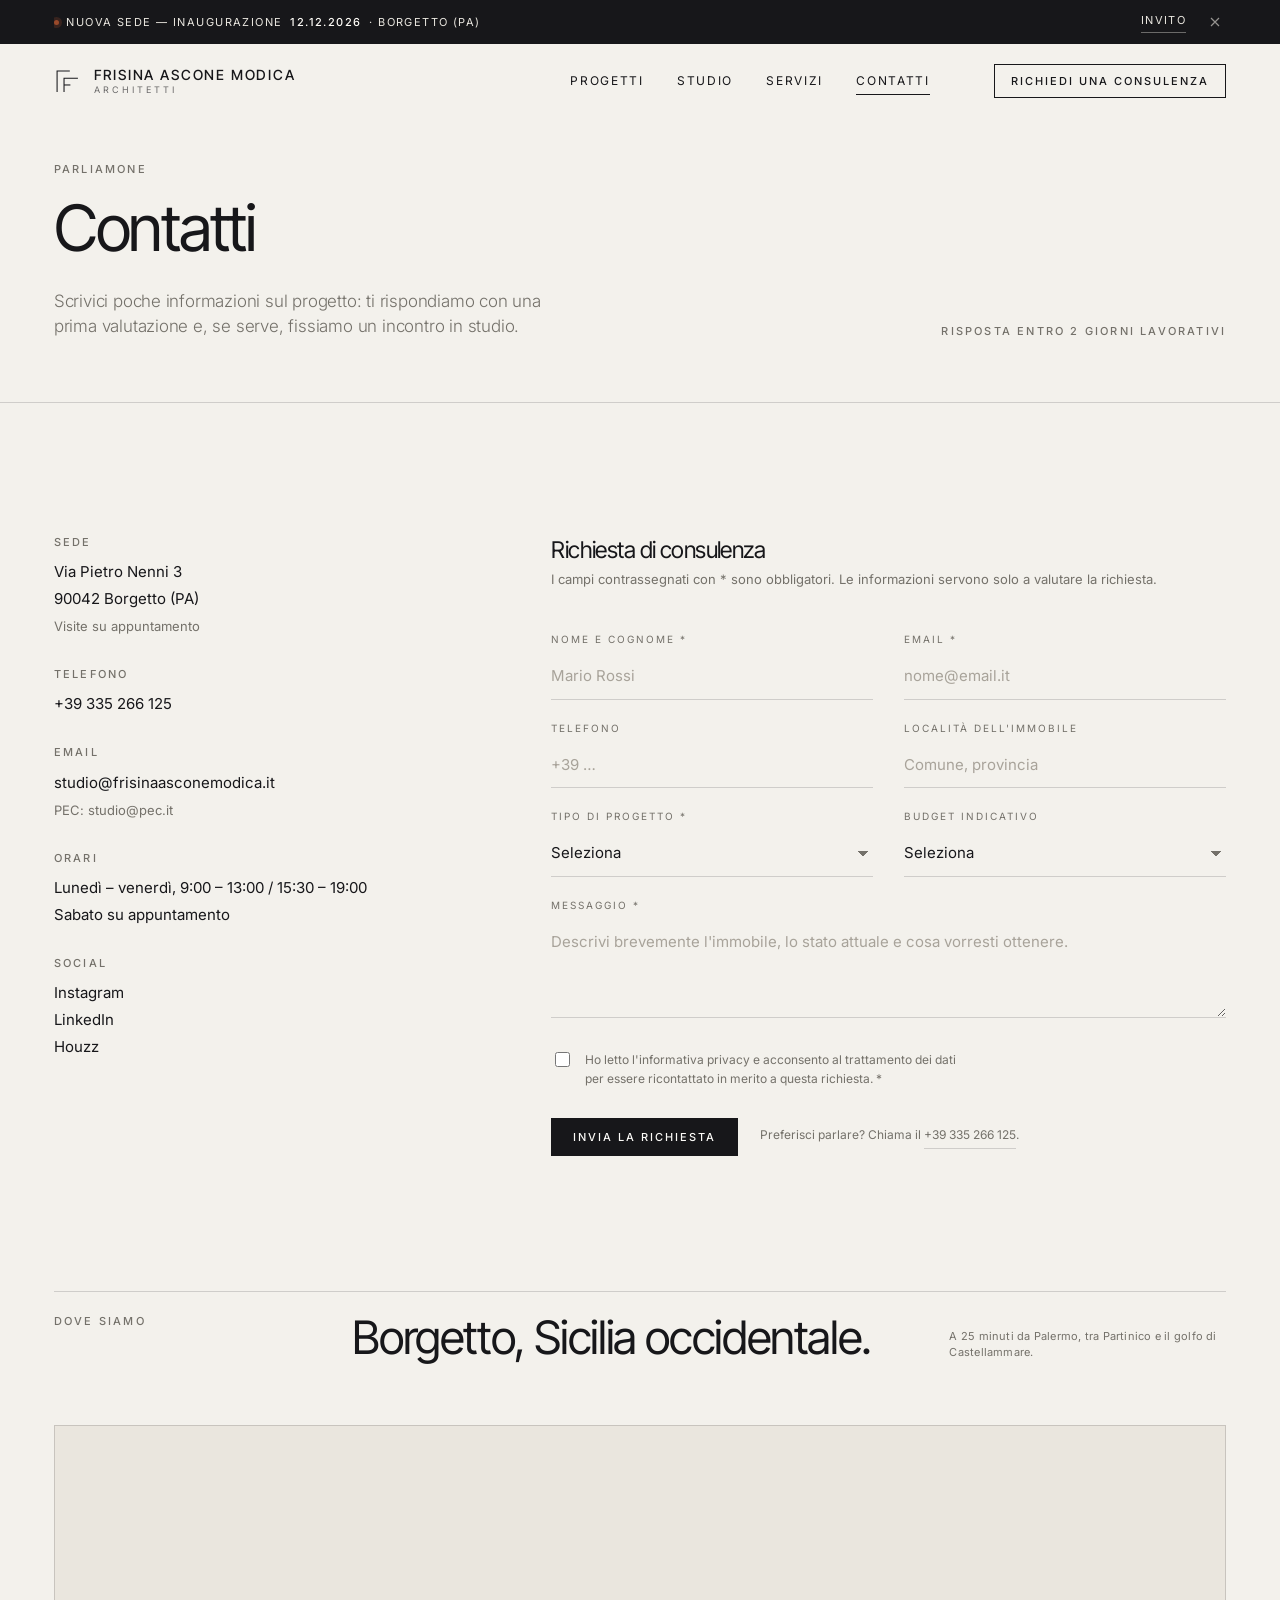
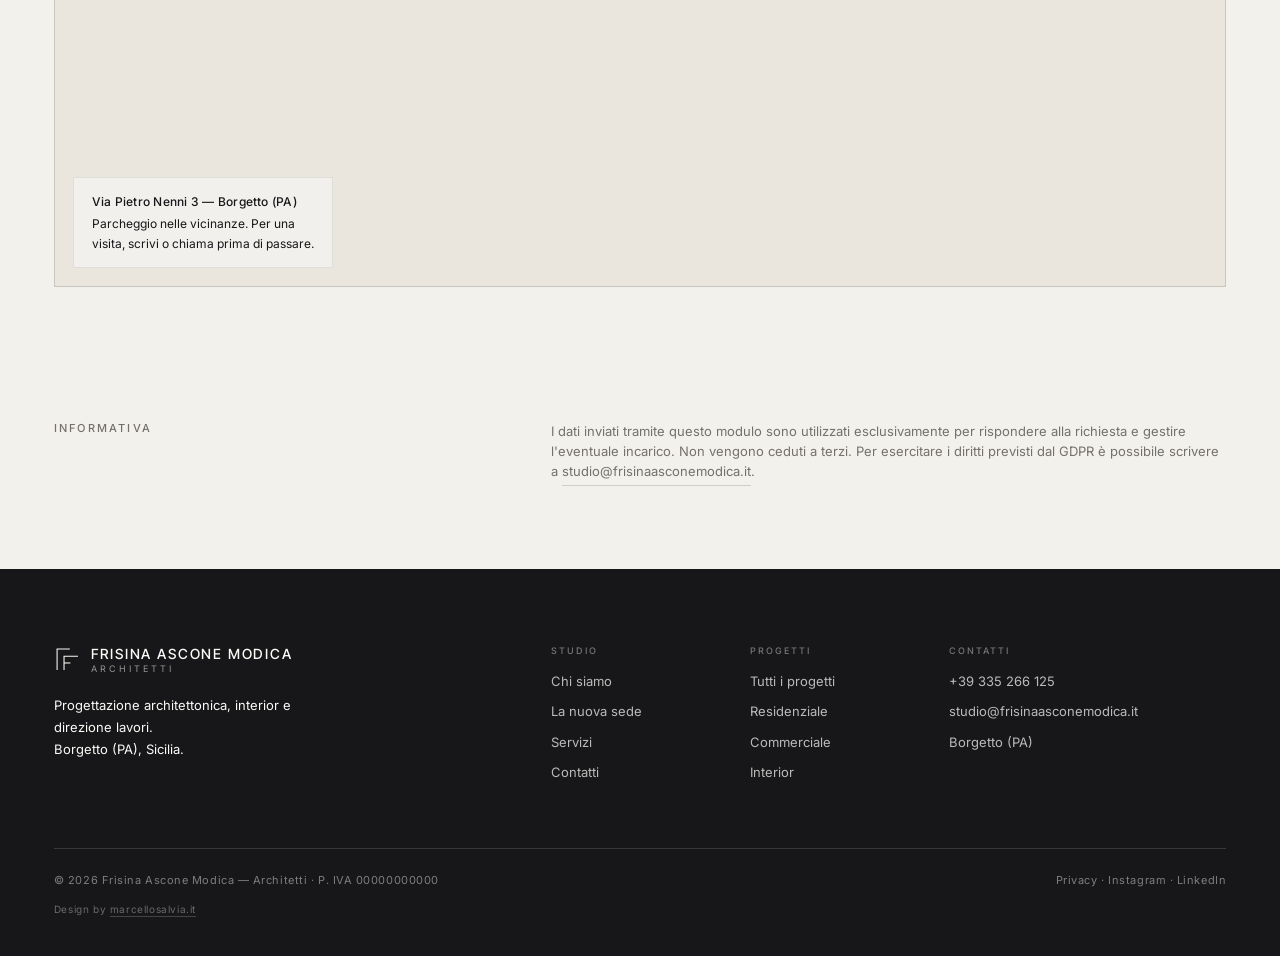
<file: contatti.html>
<!DOCTYPE html>
<html lang="it">
<head>
<meta charset="utf-8">
<meta name="viewport" content="width=device-width, initial-scale=1">
<title>Contatti — Frisina Ascone Modica, Architetti</title>
<meta name="description" content="Contatta lo studio: telefono, email e modulo per richieste di consulenza. Nuova sede a Borgetto (PA), in inaugurazione il 12 dicembre 2026.">
<meta name="theme-color" content="#F3F1EC">
<link rel="canonical" href="https://www.frisinaasconemodica.it/contatti.html">
<meta property="og:type" content="website">
<meta property="og:title" content="Contatti — Frisina Ascone Modica">
<meta property="og:description" content="Scrivici per un primo incontro: valutiamo fattibilità, tempi e budget del tuo progetto.">
<meta property="og:image" content="https://images.unsplash.com/photo-1497366216548-37526070297c?w=1200&q=70&auto=format&fit=crop">

<link rel="icon" href="assets/img/favicon.svg" type="image/svg+xml">
<link rel="preconnect" href="https://fonts.googleapis.com">
<link rel="preconnect" href="https://fonts.gstatic.com" crossorigin>
<link href="https://fonts.googleapis.com/css2?family=Inter+Tight:wght@300;400;500&amp;family=Inter:wght@300;400;500&amp;display=swap" rel="stylesheet">
<link rel="stylesheet" href="assets/css/style.css">
</head>
<body>

<a class="skip" href="#main">Vai al contenuto</a>

<div class="site-top">
  <div class="launch" id="launch">
    <div class="launch__in">
      <p class="launch__txt">
        <span class="launch__dot" aria-hidden="true"></span>
        Nuova sede — inaugurazione <strong>12.12.2026</strong> · Borgetto (PA)
      </p>
      <div class="launch__act">
        <a href="contatti.html#modulo">Invito</a>
        <button class="launch__close" type="button" aria-label="Chiudi l'avviso">
          <svg width="10" height="10" viewBox="0 0 10 10" fill="none" stroke="currentColor" stroke-width="1.2" aria-hidden="true"><path d="M1 1l8 8M9 1l-8 8"/></svg>
        </button>
      </div>
    </div>
  </div>

  <header class="nav" id="nav">
    <a class="brand" href="index.html" aria-label="Frisina Ascone Modica, architetti — home">
      <span class="brand__mark" aria-hidden="true">
        <svg viewBox="0 0 28 28" fill="none" stroke="currentColor" stroke-width="1.1">
          <path d="M3.2 24.8V3.2h13.2"/><path d="M10.4 24.8V10.6h14.4"/><path d="M10.4 17.6h6.6"/>
        </svg>
      </span>
      <span class="brand__text">Frisina Ascone Modica<span class="brand__sub">Architetti</span></span>
    </a>
    <nav class="nav__links" aria-label="Navigazione principale">
      <a href="progetti.html">Progetti</a>
      <a href="studio.html">Studio</a>
      <a href="servizi.html">Servizi</a>
      <a href="contatti.html" aria-current="page">Contatti</a>
    </nav>
    <div class="nav__cta"><a class="btn btn--ghost" href="#modulo">Richiedi una consulenza</a></div>
    <button class="nav__toggle" type="button" aria-expanded="false" aria-controls="menu" aria-label="Apri il menu">Menu <i aria-hidden="true"></i></button>
  </header>
</div>

<div class="menu" id="menu" role="dialog" aria-modal="true" aria-label="Menu di navigazione">
  <nav>
    <ul class="menu__list">
      <li><a href="progetti.html"><span>01</span> Progetti</a></li>
      <li><a href="studio.html"><span>02</span> Studio</a></li>
      <li><a href="servizi.html"><span>03</span> Servizi</a></li>
      <li><a href="contatti.html"><span>04</span> Contatti</a></li>
    </ul>
  </nav>
  <div class="menu__foot">
    <a href="mailto:studio@frisinaasconemodica.it">studio@frisinaasconemodica.it</a>
    <a href="tel:+39335266125">+39 335 266 125</a>
    <span>Borgetto (PA) · Sicilia</span>
  </div>
</div>

<main id="main">

  <section class="page-head page-head--plain">
    <div class="wrap page-head__in">
      <p class="eyebrow" data-reveal>Parliamone</p>
      <h1 class="h1" style="margin-top:18px" data-reveal>Contatti</h1>
      <div class="page-head__row" style="margin-top:28px">
        <p class="lead muted" style="max-width:50ch" data-reveal>
          Scrivici poche informazioni sul progetto: ti rispondiamo con una prima valutazione
          e, se serve, fissiamo un incontro in studio.
        </p>
        <p class="eyebrow" data-reveal>Risposta entro 2 giorni lavorativi</p>
      </div>
    </div>
  </section>

  <section class="section" id="modulo">
    <div class="wrap">
      <div class="contact-grid">

        <aside class="contact-info" data-reveal>
          <div class="info-block">
            <h3>Sede</h3>
            <address>
              Via Pietro Nenni 3<br>
              90042 Borgetto (PA)<br>
              <span class="small muted">Visite su appuntamento</span>
            </address>
          </div>

          <div class="info-block">
            <h3>Telefono</h3>
            <p>
              <a href="tel:+39335266125">+39 335 266 125</a><br>
            </p>
          </div>

          <div class="info-block">
            <h3>Email</h3>
            <p>
              <a href="mailto:studio@frisinaasconemodica.it">studio@frisinaasconemodica.it</a><br>
              <span class="small muted">PEC: <a href="mailto:studio@pec.it">studio@pec.it</a></span>
            </p>
          </div>

          <div class="info-block">
            <h3>Orari</h3>
            <p class="small">
              Lunedì – venerdì, 9:00 – 13:00 / 15:30 – 19:00<br>
              Sabato su appuntamento
            </p>
          </div>

          <div class="info-block">
            <h3>Social</h3>
            <p class="small">
              <a href="https://www.instagram.com/" target="_blank" rel="noopener">Instagram</a><br>
              <a href="https://www.linkedin.com/" target="_blank" rel="noopener">LinkedIn</a><br>
              <a href="https://www.houzz.it/" target="_blank" rel="noopener">Houzz</a>
            </p>
          </div>
        </aside>

        <div class="contact-form" data-reveal>
          <h2 class="h3" style="margin-bottom:6px">Richiesta di consulenza</h2>
          <p class="small muted" style="margin-bottom:22px">
            I campi contrassegnati con * sono obbligatori. Le informazioni servono solo a
            valutare la richiesta.
          </p>

          <form data-inquiry data-mail="studio@frisinaasconemodica.it" novalidate>
            <div class="form-row">
              <label class="field">
                <span>Nome e cognome *</span>
                <input type="text" name="nome" autocomplete="name" required placeholder="Mario Rossi">
              </label>
              <label class="field">
                <span>Email *</span>
                <input type="email" name="email" autocomplete="email" required placeholder="nome@email.it">
              </label>
              <label class="field">
                <span>Telefono</span>
                <input type="tel" name="telefono" autocomplete="tel" placeholder="+39 …">
              </label>
              <label class="field">
                <span>Località dell'immobile</span>
                <input type="text" name="localita" placeholder="Comune, provincia">
              </label>
              <label class="field">
                <span>Tipo di progetto *</span>
                <select name="tipo" required>
                  <option value="">Seleziona</option>
                  <option value="Nuova costruzione">Nuova costruzione</option>
                  <option value="Ristrutturazione">Ristrutturazione</option>
                  <option value="Interior e arredi">Interior e arredi</option>
                  <option value="Spazio commerciale">Spazio commerciale</option>
                  <option value="Pratiche edilizie">Pratiche edilizie</option>
                  <option value="inaugurazione">Invito inaugurazione</option>
                </select>
              </label>
              <label class="field">
                <span>Budget indicativo</span>
                <select name="budget">
                  <option value="">Seleziona</option>
                  <option value="Fino a 50.000 €">Fino a 50.000 €</option>
                  <option value="50.000 – 150.000 €">50.000 – 150.000 €</option>
                  <option value="150.000 – 400.000 €">150.000 – 400.000 €</option>
                  <option value="Oltre 400.000 €">Oltre 400.000 €</option>
                  <option value="Da definire">Da definire</option>
                </select>
              </label>
              <label class="field field--full">
                <span>Messaggio *</span>
                <textarea name="messaggio" required placeholder="Descrivi brevemente l'immobile, lo stato attuale e cosa vorresti ottenere."></textarea>
              </label>
            </div>

            <label class="check">
              <input type="checkbox" name="privacy" required>
              <span>Ho letto l'informativa privacy e acconsento al trattamento dei dati per essere
              ricontattato in merito a questa richiesta. *</span>
            </label>

            <div class="form-actions">
              <button class="btn" type="submit">Invia la richiesta</button>
              <p class="form-note">Preferisci parlare? Chiama il <a class="link" href="tel:+39335266125">+39 335 266 125</a>.</p>
            </div>

            <p class="form-status" data-form-status role="status" aria-live="polite"></p>
          </form>
        </div>
      </div>
    </div>
  </section>

  <!-- Mappa -->
  <section class="section section--flush-top">
    <div class="wrap">
      <div class="sec-head">
        <div class="sec-head__label"><p class="eyebrow">Dove siamo</p></div>
        <h2 class="h2 sec-head__title">Borgetto, Sicilia occidentale.</h2>
        <div class="sec-head__aside"><p class="tiny muted">A 25 minuti da Palermo, tra Partinico e il golfo di Castellammare.</p></div>
      </div>

      <div class="map" data-reveal>
        <iframe
          title="Mappa di Borgetto (PA)"
          src="https://www.openstreetmap.org/export/embed.html?bbox=13.0516%2C38.0718%2C13.1316%2C38.1118&amp;layer=mapnik&amp;marker=38.0918%2C13.0916"
          loading="lazy"
          referrerpolicy="no-referrer-when-downgrade"></iframe>
        <div class="map__card">
          <strong>Via Pietro Nenni 3 — Borgetto (PA)</strong>
          Parcheggio nelle vicinanze. Per una visita, scrivi o chiama prima di passare.
        </div>
      </div>
    </div>
  </section>

  <!-- Privacy -->
  <section class="section section--tight section--flush-top" id="privacy">
    <div class="wrap">
      <div class="split">
        <div class="split__c"><p class="eyebrow">Informativa</p></div>
        <div class="split__d">
          <p class="small muted">
            I dati inviati tramite questo modulo sono utilizzati esclusivamente per rispondere
            alla richiesta e gestire l'eventuale incarico. Non vengono ceduti a terzi.
            Per esercitare i diritti previsti dal GDPR è possibile scrivere a
            <a class="link" href="mailto:studio@frisinaasconemodica.it">studio@frisinaasconemodica.it</a>.
          </p>
        </div>
      </div>
    </div>
  </section>

</main>

<footer class="footer">
  <div class="wrap">
    <div class="footer__top">
      <div class="footer__brand">
        <a class="brand" href="index.html" aria-label="Frisina Ascone Modica, architetti — home">
          <span class="brand__mark" aria-hidden="true">
            <svg viewBox="0 0 28 28" fill="none" stroke="currentColor" stroke-width="1.1">
              <path d="M3.2 24.8V3.2h13.2"/><path d="M10.4 24.8V10.6h14.4"/><path d="M10.4 17.6h6.6"/>
            </svg>
          </span>
          <span class="brand__text">Frisina Ascone Modica<span class="brand__sub">Architetti</span></span>
        </a>
        <p>Progettazione architettonica, interior e direzione lavori.<br>Borgetto (PA), Sicilia.</p>
      </div>
      <div class="footer__col">
        <h4>Studio</h4>
        <ul>
          <li><a href="studio.html">Chi siamo</a></li>
          <li><a href="studio.html#sede">La nuova sede</a></li>
          <li><a href="servizi.html">Servizi</a></li>
          <li><a href="contatti.html">Contatti</a></li>
        </ul>
      </div>
      <div class="footer__col">
        <h4>Progetti</h4>
        <ul>
          <li><a href="progetti.html">Tutti i progetti</a></li>
          <li><a href="progetti.html">Residenziale</a></li>
          <li><a href="progetti.html">Commerciale</a></li>
          <li><a href="progetti.html">Interior</a></li>
        </ul>
      </div>
      <div class="footer__col">
        <h4>Contatti</h4>
        <ul>
          <li><a href="tel:+39335266125">+39 335 266 125</a></li>
          <li><a href="mailto:studio@frisinaasconemodica.it">studio@frisinaasconemodica.it</a></li>
          <li><a href="contatti.html">Borgetto (PA)</a></li>
        </ul>
      </div>
    </div>
    <div class="footer__bottom">
      <p>© <span data-year>2026</span> Frisina Ascone Modica — Architetti · P. IVA 00000000000</p>
      <p><a href="contatti.html#privacy">Privacy</a> · <a href="https://www.instagram.com/" target="_blank" rel="noopener">Instagram</a> · <a href="https://www.linkedin.com/" target="_blank" rel="noopener">LinkedIn</a></p>
      <p class="footer__credit">Design by <a href="https://marcellosalvia.it" target="_blank" rel="noopener">marcellosalvia.it</a></p>
    </div>
  </div>
</footer>

<script src="assets/js/main.js" defer></script>
</body>
</html>
</file>
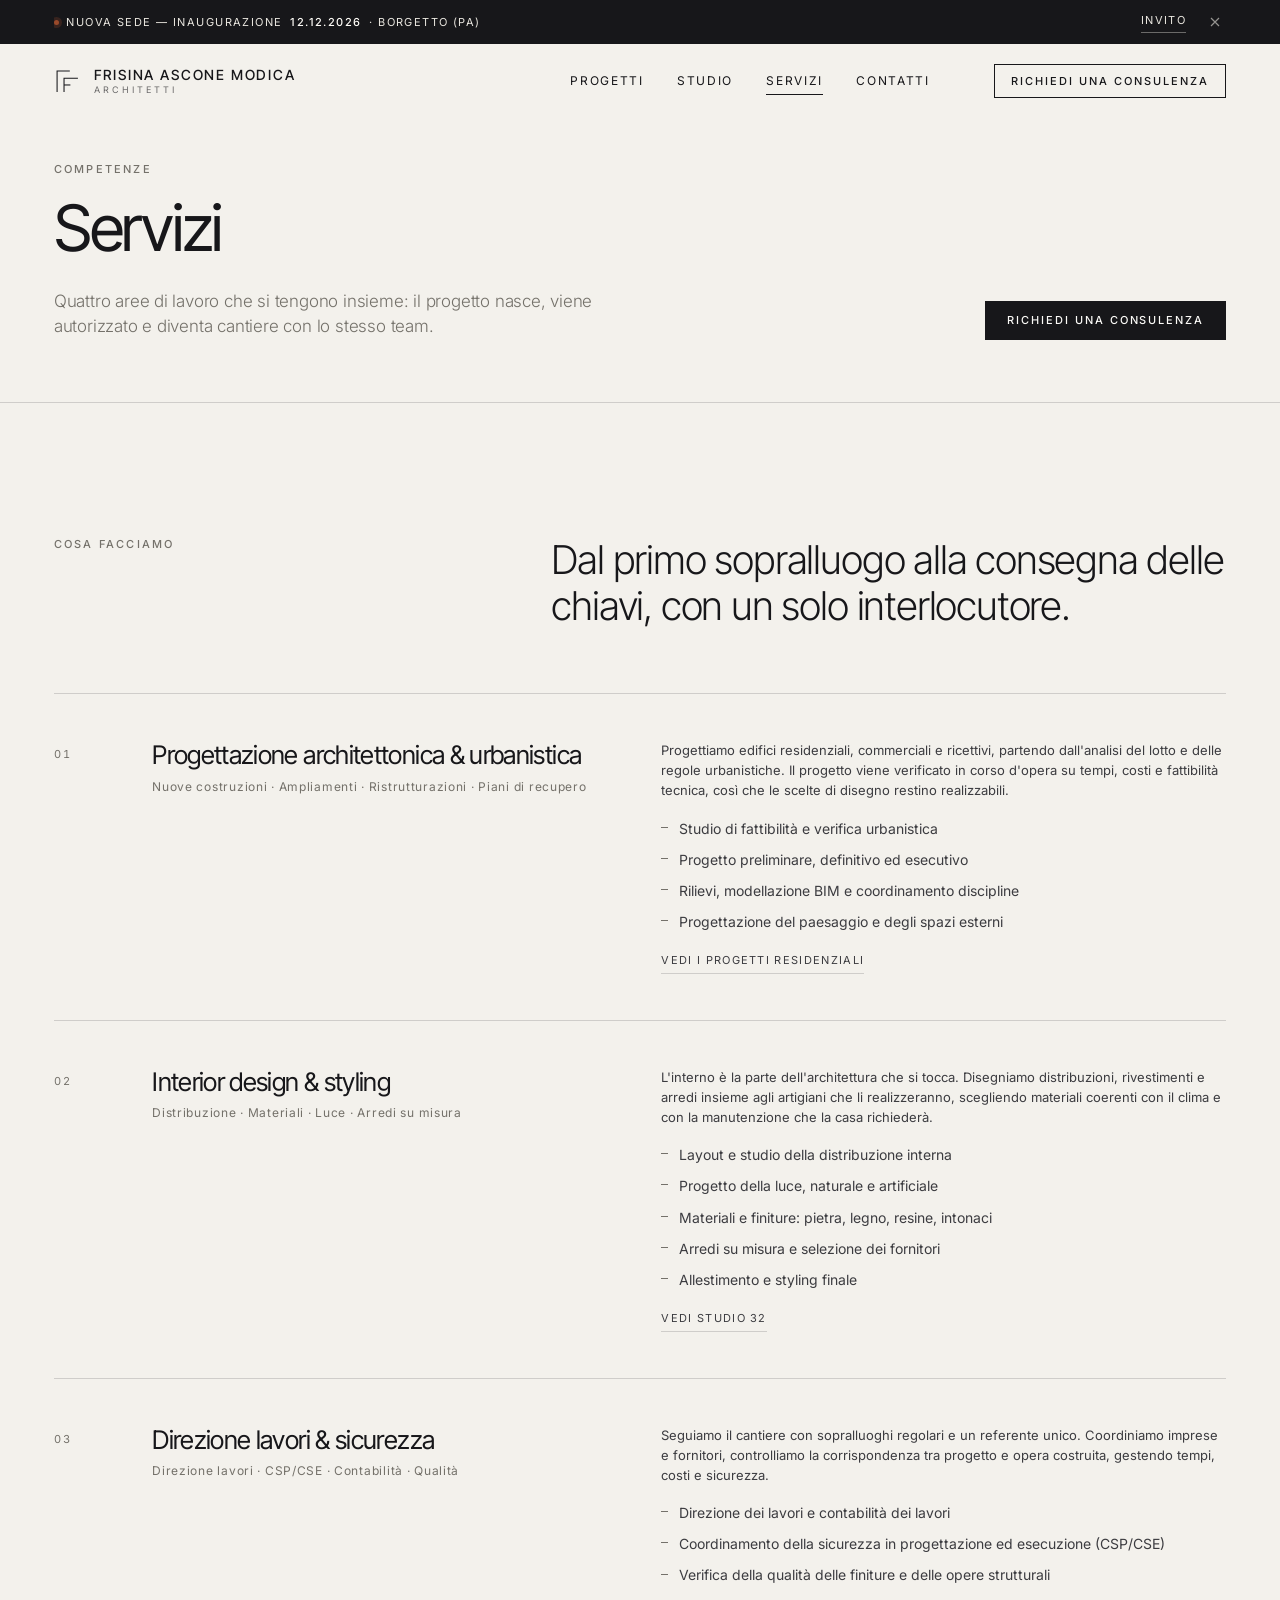
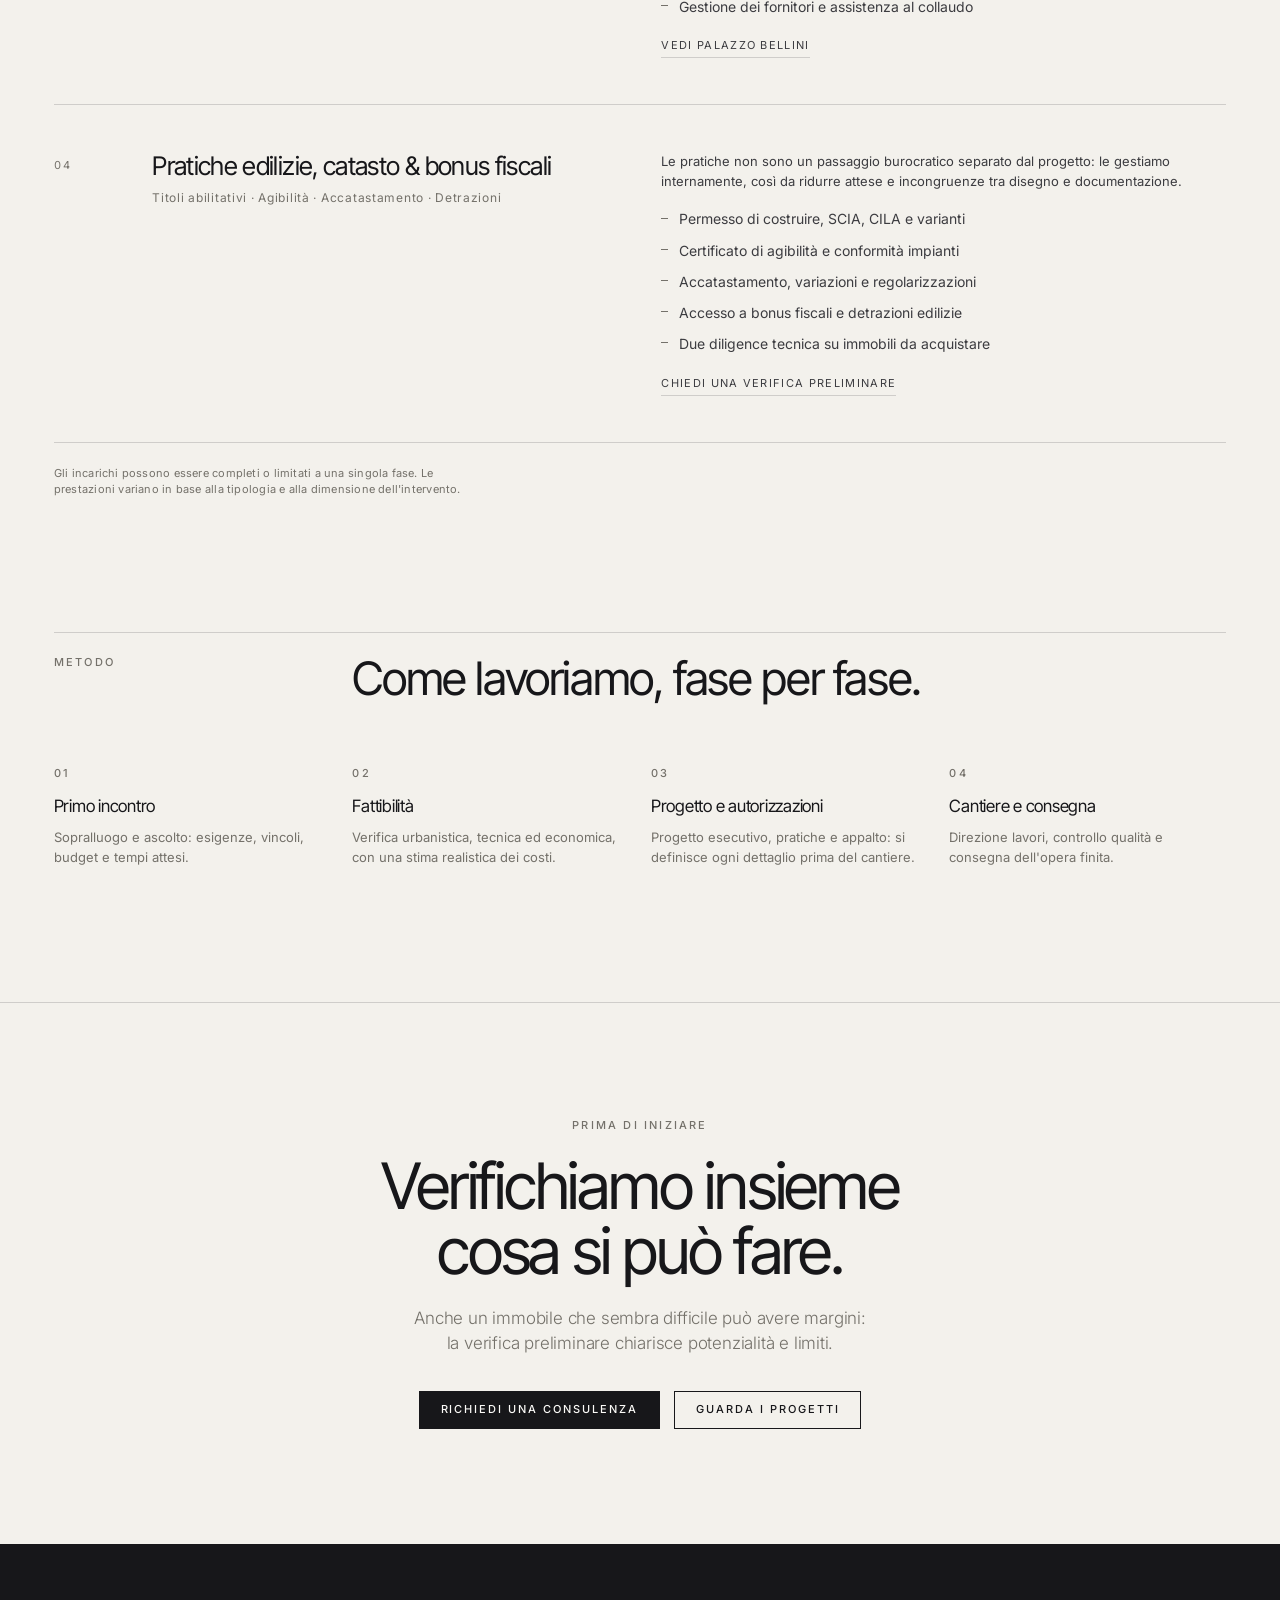
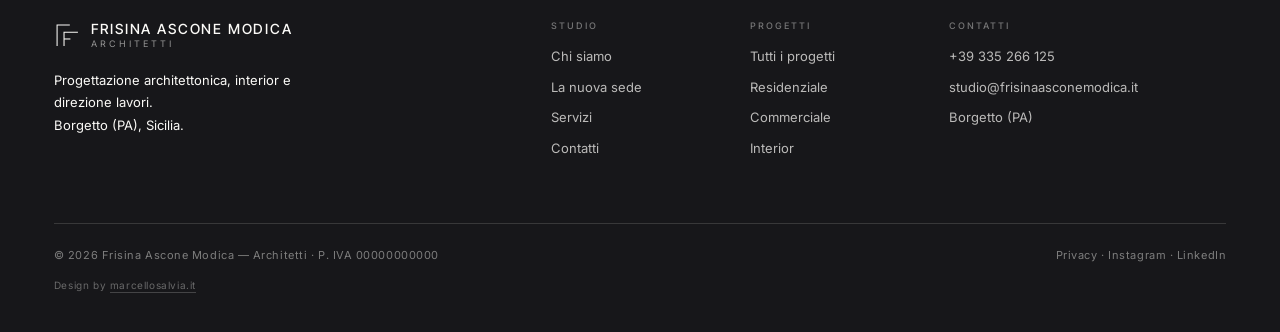
<file: servizi.html>
<!DOCTYPE html>
<html lang="it">
<head>
<meta charset="utf-8">
<meta name="viewport" content="width=device-width, initial-scale=1">
<title>Servizi — Frisina Ascone Modica, Architetti</title>
<meta name="description" content="Progettazione architettonica e urbanistica, interior design, direzione lavori e sicurezza CSP/CSE, pratiche edilizie, catasto e bonus fiscali a Borgetto (PA).">
<meta name="theme-color" content="#F3F1EC">
<link rel="canonical" href="https://www.frisinaasconemodica.it/servizi.html">
<meta property="og:type" content="website">
<meta property="og:title" content="Servizi — Frisina Ascone Modica">
<meta property="og:description" content="Quattro competenze, un unico referente: progetto, interni, cantiere e pratiche.">
<meta property="og:image" content="https://images.unsplash.com/photo-1487958449943-2429e8be8625?w=1200&q=70&auto=format&fit=crop">

<link rel="icon" href="assets/img/favicon.svg" type="image/svg+xml">
<link rel="preconnect" href="https://fonts.googleapis.com">
<link rel="preconnect" href="https://fonts.gstatic.com" crossorigin>
<link rel="preconnect" href="https://images.unsplash.com">
<link href="https://fonts.googleapis.com/css2?family=Inter+Tight:wght@300;400;500&amp;family=Inter:wght@300;400;500&amp;display=swap" rel="stylesheet">
<link rel="stylesheet" href="assets/css/style.css">
</head>
<body>

<a class="skip" href="#main">Vai al contenuto</a>

<div class="site-top">
  <div class="launch" id="launch">
    <div class="launch__in">
      <p class="launch__txt">
        <span class="launch__dot" aria-hidden="true"></span>
        Nuova sede — inaugurazione <strong>12.12.2026</strong> · Borgetto (PA)
      </p>
      <div class="launch__act">
        <a href="index.html#inaugurazione">Invito</a>
        <button class="launch__close" type="button" aria-label="Chiudi l'avviso">
          <svg width="10" height="10" viewBox="0 0 10 10" fill="none" stroke="currentColor" stroke-width="1.2" aria-hidden="true"><path d="M1 1l8 8M9 1l-8 8"/></svg>
        </button>
      </div>
    </div>
  </div>

  <header class="nav" id="nav">
    <a class="brand" href="index.html" aria-label="Frisina Ascone Modica, architetti — home">
      <span class="brand__mark" aria-hidden="true">
        <svg viewBox="0 0 28 28" fill="none" stroke="currentColor" stroke-width="1.1">
          <path d="M3.2 24.8V3.2h13.2"/><path d="M10.4 24.8V10.6h14.4"/><path d="M10.4 17.6h6.6"/>
        </svg>
      </span>
      <span class="brand__text">Frisina Ascone Modica<span class="brand__sub">Architetti</span></span>
    </a>
    <nav class="nav__links" aria-label="Navigazione principale">
      <a href="progetti.html">Progetti</a>
      <a href="studio.html">Studio</a>
      <a href="servizi.html" aria-current="page">Servizi</a>
      <a href="contatti.html">Contatti</a>
    </nav>
    <div class="nav__cta"><a class="btn btn--ghost" href="contatti.html">Richiedi una consulenza</a></div>
    <button class="nav__toggle" type="button" aria-expanded="false" aria-controls="menu" aria-label="Apri il menu">Menu <i aria-hidden="true"></i></button>
  </header>
</div>

<div class="menu" id="menu" role="dialog" aria-modal="true" aria-label="Menu di navigazione">
  <nav>
    <ul class="menu__list">
      <li><a href="progetti.html"><span>01</span> Progetti</a></li>
      <li><a href="studio.html"><span>02</span> Studio</a></li>
      <li><a href="servizi.html"><span>03</span> Servizi</a></li>
      <li><a href="contatti.html"><span>04</span> Contatti</a></li>
    </ul>
  </nav>
  <div class="menu__foot">
    <a href="mailto:studio@frisinaasconemodica.it">studio@frisinaasconemodica.it</a>
    <a href="tel:+39335266125">+39 335 266 125</a>
    <span>Borgetto (PA) · Sicilia</span>
  </div>
</div>

<main id="main">

  <section class="page-head page-head--plain">
    <div class="wrap page-head__in">
      <p class="eyebrow" data-reveal>Competenze</p>
      <h1 class="h1" style="margin-top:18px" data-reveal>Servizi</h1>
      <div class="page-head__row" style="margin-top:28px">
        <p class="lead muted" style="max-width:54ch" data-reveal>
          Quattro aree di lavoro che si tengono insieme: il progetto nasce, viene autorizzato
          e diventa cantiere con lo stesso team.
        </p>
        <a class="btn" href="contatti.html" data-reveal>Richiedi una consulenza</a>
      </div>
    </div>
  </section>

  <section class="section">
    <div class="wrap">
      <div class="split" style="margin-bottom:clamp(40px,5vw,72px)">
        <div class="split__c" data-reveal><p class="eyebrow">Cosa facciamo</p></div>
        <div class="split__d" data-reveal>
          <p class="statement" style="max-width:30ch">
            Dal primo sopralluogo alla consegna delle chiavi, con un solo interlocutore.
          </p>
        </div>
      </div>

      <div class="services">

        <article class="service" id="architettura">
          <span class="service__num">01</span>
          <div>
            <h2 class="service__title">Progettazione architettonica &amp; urbanistica
              <small>Nuove costruzioni · Ampliamenti · Ristrutturazioni · Piani di recupero</small>
            </h2>
          </div>
          <div class="service__body">
            <p class="small muted">
              Progettiamo edifici residenziali, commerciali e ricettivi, partendo dall'analisi del
              lotto e delle regole urbanistiche. Il progetto viene verificato in corso d'opera su
              tempi, costi e fattibilità tecnica, così che le scelte di disegno restino realizzabili.
            </p>
            <ul class="service__list">
              <li>Studio di fattibilità e verifica urbanistica</li>
              <li>Progetto preliminare, definitivo ed esecutivo</li>
              <li>Rilievi, modellazione BIM e coordinamento discipline</li>
              <li>Progettazione del paesaggio e degli spazi esterni</li>
            </ul>
            <p class="service__foot"><a class="link" href="progetti.html">Vedi i progetti residenziali</a></p>
          </div>
        </article>

        <article class="service" id="interior">
          <span class="service__num">02</span>
          <div>
            <h2 class="service__title">Interior design &amp; styling
              <small>Distribuzione · Materiali · Luce · Arredi su misura</small>
            </h2>
          </div>
          <div class="service__body">
            <p class="small muted">
              L'interno è la parte dell'architettura che si tocca. Disegniamo distribuzioni,
              rivestimenti e arredi insieme agli artigiani che li realizzeranno, scegliendo
              materiali coerenti con il clima e con la manutenzione che la casa richiederà.
            </p>
            <ul class="service__list">
              <li>Layout e studio della distribuzione interna</li>
              <li>Progetto della luce, naturale e artificiale</li>
              <li>Materiali e finiture: pietra, legno, resine, intonaci</li>
              <li>Arredi su misura e selezione dei fornitori</li>
              <li>Allestimento e styling finale</li>
            </ul>
            <p class="service__foot"><a class="link" href="progetti/studio-32.html">Vedi Studio 32</a></p>
          </div>
        </article>

        <article class="service" id="direzione">
          <span class="service__num">03</span>
          <div>
            <h2 class="service__title">Direzione lavori &amp; sicurezza
              <small>Direzione lavori · CSP/CSE · Contabilità · Qualità</small>
            </h2>
          </div>
          <div class="service__body">
            <p class="small muted">
              Seguiamo il cantiere con sopralluoghi regolari e un referente unico. Coordiniamo
              imprese e fornitori, controlliamo la corrispondenza tra progetto e opera costruita,
              gestendo tempi, costi e sicurezza.
            </p>
            <ul class="service__list">
              <li>Direzione dei lavori e contabilità dei lavori</li>
              <li>Coordinamento della sicurezza in progettazione ed esecuzione (CSP/CSE)</li>
              <li>Verifica della qualità delle finiture e delle opere strutturali</li>
              <li>Gestione dei fornitori e assistenza al collaudo</li>
            </ul>
            <p class="service__foot"><a class="link" href="progetti/palazzo-bellini.html">Vedi Palazzo Bellini</a></p>
          </div>
        </article>

        <article class="service" id="pratiche">
          <span class="service__num">04</span>
          <div>
            <h2 class="service__title">Pratiche edilizie, catasto &amp; bonus fiscali
              <small>Titoli abilitativi · Agibilità · Accatastamento · Detrazioni</small>
            </h2>
          </div>
          <div class="service__body">
            <p class="small muted">
              Le pratiche non sono un passaggio burocratico separato dal progetto: le gestiamo
              internamente, così da ridurre attese e incongruenze tra disegno e documentazione.
            </p>
            <ul class="service__list">
              <li>Permesso di costruire, SCIA, CILA e varianti</li>
              <li>Certificato di agibilità e conformità impianti</li>
              <li>Accatastamento, variazioni e regolarizzazioni</li>
              <li>Accesso a bonus fiscali e detrazioni edilizie</li>
              <li>Due diligence tecnica su immobili da acquistare</li>
            </ul>
            <p class="service__foot"><a class="link" href="contatti.html">Chiedi una verifica preliminare</a></p>
          </div>
        </article>

      </div>

      <p class="tiny muted" style="margin-top:22px;max-width:60ch">
        Gli incarichi possono essere completi o limitati a una singola fase. Le prestazioni
        variano in base alla tipologia e alla dimensione dell'intervento.
      </p>
    </div>
  </section>

  <!-- Processo -->
  <section class="section section--flush-top">
    <div class="wrap">
      <div class="sec-head">
        <div class="sec-head__label"><p class="eyebrow">Metodo</p></div>
        <h2 class="h2 sec-head__title">Come lavoriamo, fase per fase.</h2>
      </div>

      <div class="grid" style="row-gap:38px">
        <article style="grid-column:1 / span 3" data-reveal>
          <p class="eyebrow">01</p>
          <h3 class="h4" style="margin-top:14px">Primo incontro</h3>
          <p class="small muted" style="margin-top:10px">Sopralluogo e ascolto: esigenze, vincoli, budget e tempi attesi.</p>
        </article>
        <article style="grid-column:4 / span 3" data-reveal>
          <p class="eyebrow">02</p>
          <h3 class="h4" style="margin-top:14px">Fattibilità</h3>
          <p class="small muted" style="margin-top:10px">Verifica urbanistica, tecnica ed economica, con una stima realistica dei costi.</p>
        </article>
        <article style="grid-column:7 / span 3" data-reveal>
          <p class="eyebrow">03</p>
          <h3 class="h4" style="margin-top:14px">Progetto e autorizzazioni</h3>
          <p class="small muted" style="margin-top:10px">Progetto esecutivo, pratiche e appalto: si definisce ogni dettaglio prima del cantiere.</p>
        </article>
        <article style="grid-column:10 / span 3" data-reveal>
          <p class="eyebrow">04</p>
          <h3 class="h4" style="margin-top:14px">Cantiere e consegna</h3>
          <p class="small muted" style="margin-top:10px">Direzione lavori, controllo qualità e consegna dell'opera finita.</p>
        </article>
      </div>
    </div>
  </section>

  <section class="cta">
    <div class="wrap">
      <p class="eyebrow" data-reveal>Prima di iniziare</p>
      <h2 class="h1" data-reveal>Verifichiamo insieme cosa si può fare.</h2>
      <p class="lead muted" style="max-width:46ch;margin:22px auto 0" data-reveal>
        Anche un immobile che sembra difficile può avere margini: la verifica preliminare
        chiarisce potenzialità e limiti.
      </p>
      <div class="cta__actions" data-reveal>
        <a class="btn" href="contatti.html">Richiedi una consulenza</a>
        <a class="btn btn--ghost" href="progetti.html">Guarda i progetti</a>
      </div>
    </div>
  </section>

</main>

<footer class="footer">
  <div class="wrap">
    <div class="footer__top">
      <div class="footer__brand">
        <a class="brand" href="index.html" aria-label="Frisina Ascone Modica, architetti — home">
          <span class="brand__mark" aria-hidden="true">
            <svg viewBox="0 0 28 28" fill="none" stroke="currentColor" stroke-width="1.1">
              <path d="M3.2 24.8V3.2h13.2"/><path d="M10.4 24.8V10.6h14.4"/><path d="M10.4 17.6h6.6"/>
            </svg>
          </span>
          <span class="brand__text">Frisina Ascone Modica<span class="brand__sub">Architetti</span></span>
        </a>
        <p>Progettazione architettonica, interior e direzione lavori.<br>Borgetto (PA), Sicilia.</p>
      </div>
      <div class="footer__col">
        <h4>Studio</h4>
        <ul>
          <li><a href="studio.html">Chi siamo</a></li>
          <li><a href="studio.html#sede">La nuova sede</a></li>
          <li><a href="servizi.html">Servizi</a></li>
          <li><a href="contatti.html">Contatti</a></li>
        </ul>
      </div>
      <div class="footer__col">
        <h4>Progetti</h4>
        <ul>
          <li><a href="progetti.html">Tutti i progetti</a></li>
          <li><a href="progetti.html">Residenziale</a></li>
          <li><a href="progetti.html">Commerciale</a></li>
          <li><a href="progetti.html">Interior</a></li>
        </ul>
      </div>
      <div class="footer__col">
        <h4>Contatti</h4>
        <ul>
          <li><a href="tel:+39335266125">+39 335 266 125</a></li>
          <li><a href="mailto:studio@frisinaasconemodica.it">studio@frisinaasconemodica.it</a></li>
          <li><a href="contatti.html">Borgetto (PA)</a></li>
        </ul>
      </div>
    </div>
    <div class="footer__bottom">
      <p>© <span data-year>2026</span> Frisina Ascone Modica — Architetti · P. IVA 00000000000</p>
      <p><a href="contatti.html#privacy">Privacy</a> · <a href="https://www.instagram.com/" target="_blank" rel="noopener">Instagram</a> · <a href="https://www.linkedin.com/" target="_blank" rel="noopener">LinkedIn</a></p>
      <p class="footer__credit">Design by <a href="https://marcellosalvia.it" target="_blank" rel="noopener">marcellosalvia.it</a></p>
    </div>
  </div>
</footer>

<script src="assets/js/main.js" defer></script>
</body>
</html>
</file>
<file: assets/css/style.css>
/* ==========================================================================
   FRISINA ASCONE MODICA — architetti
   Design system / foglio di stile unico
   Griglia: 12 colonne · Palette: carta calda + antracite · Tipo: Inter Tight / Inter
   ========================================================================== */

/* --------------------------------------------------------------- 1. Reset */
*,
*::before,
*::after { box-sizing: border-box; }

html {
  -webkit-text-size-adjust: 100%;
  scroll-behavior: smooth;
}

body,
h1, h2, h3, h4, p, figure, blockquote, dl, dd, ul, ol { margin: 0; }
ul, ol { padding: 0; list-style: none; }

img, picture, svg, video {
  display: block;
  max-width: 100%;
}
img { height: auto; }

input, button, textarea, select { font: inherit; color: inherit; }
button { background: none; border: 0; padding: 0; cursor: pointer; }
a { color: inherit; text-decoration: none; }

:focus-visible {
  outline: 1.5px solid var(--ink);
  outline-offset: 4px;
}

::selection { background: var(--ink); color: var(--paper); }

/* ------------------------------------------------------------- 2. Token */
:root {
  /* colore */
  --paper:      #F3F1EC;
  --paper-deep: #EAE6DE;
  --paper-lift: #FBFAF7;
  --ink:        #17171A;
  --ink-soft:   #3C3C40;
  --muted:      #74716A;
  --line:       rgba(23, 23, 26, 0.16);
  --line-soft:  rgba(23, 23, 26, 0.085);
  --accent:     #9A4A2B;

  /* tipo */
  --f-display: "Inter Tight", "Helvetica Neue", Arial, sans-serif;
  --f-body:    "Inter", "Helvetica Neue", Arial, sans-serif;

  /* spazio */
  --gutter: clamp(18px, 4.2vw, 72px);
  --gx:     clamp(14px, 1.7vw, 28px);
  --section: clamp(76px, 10.5vw, 168px);
  --maxw:   1720px;

  /* moto */
  --ease: cubic-bezier(0.22, 0.61, 0.36, 1);
  --t: 0.6s var(--ease);
}

/* -------------------------------------------------------------- 3. Base */
body {
  font-family: var(--f-body);
  font-weight: 400;
  font-size: clamp(0.9375rem, 0.55vw + 0.82rem, 1.0625rem);
  line-height: 1.66;
  color: var(--ink);
  background: var(--paper);
  -webkit-font-smoothing: antialiased;
  -moz-osx-font-smoothing: grayscale;
  overflow-x: hidden;
}

/* tipografia display */
h1, h2, h3, h4, .display {
  font-family: var(--f-display);
  font-weight: 400;
  letter-spacing: -0.03em;
  line-height: 1.02;
  text-wrap: balance;
}

.h-hero {
  font-size: clamp(2.4rem, 6.4vw, 6.6rem);
  letter-spacing: -0.038em;
  line-height: 0.98;
}
.h1 { font-size: clamp(2.15rem, 5vw, 5rem); letter-spacing: -0.035em; }
.h2 { font-size: clamp(1.85rem, 3.6vw, 3.5rem); }
.h3 { font-size: clamp(1.3rem, 1.8vw, 1.75rem); line-height: 1.14; letter-spacing: -0.025em; }
.h4 { font-size: clamp(1.0625rem, 1.15vw, 1.25rem); line-height: 1.25; letter-spacing: -0.015em; }

.eyebrow {
  font-family: var(--f-body);
  font-size: 0.6875rem;
  font-weight: 500;
  letter-spacing: 0.2em;
  text-transform: uppercase;
  color: var(--muted);
  line-height: 1.4;
}

.lead {
  font-size: clamp(1.0625rem, 1.3vw, 1.375rem);
  line-height: 1.5;
  font-weight: 300;
  letter-spacing: -0.012em;
}

.muted { color: var(--muted); }
.small { font-size: 0.8125rem; line-height: 1.55; }
.tiny  { font-size: 0.6875rem; line-height: 1.5; letter-spacing: 0.02em; }

.measure { max-width: 58ch; }
.measure-s { max-width: 44ch; }

/* ----------------------------------------------------------- 4. Impagina */
.wrap {
  width: 100%;
  max-width: var(--maxw);
  margin-inline: auto;
  padding-inline: var(--gutter);
}

.section { padding-block: var(--section); }
.section--tight { padding-block: clamp(52px, 6.5vw, 104px); }
.section--flush-top { padding-top: 0; }

.grid {
  display: grid;
  grid-template-columns: repeat(12, minmax(0, 1fr));
  column-gap: var(--gx);
  row-gap: clamp(28px, 4vw, 56px);
}

.hairline { border-top: 1px solid var(--line); }

.rule {
  height: 1px;
  background: var(--line);
  border: 0;
  margin: 0;
}

/* testata di sezione: numero + titolo + testo */
.sec-head {
  display: grid;
  grid-template-columns: repeat(12, minmax(0, 1fr));
  column-gap: var(--gx);
  row-gap: 20px;
  align-items: start;
  padding-top: 22px;
  border-top: 1px solid var(--line);
  margin-bottom: clamp(36px, 5vw, 76px);
}
.sec-head__label { grid-column: 1 / span 3; }
.sec-head__title { grid-column: 4 / span 6; }
.sec-head__aside { grid-column: 10 / span 3; align-self: end; }
@media (max-width: 900px) {
  .sec-head__label { grid-column: 1 / -1; }
  .sec-head__title { grid-column: 1 / -1; }
  .sec-head__aside { grid-column: 1 / -1; }
}

/* --------------------------------------------------------------- 5. Link */
.link {
  display: inline-flex;
  align-items: center;
  gap: 0.6em;
  padding-bottom: 3px;
  border-bottom: 1px solid var(--line);
  transition: border-color var(--t), color var(--t);
}
.link:hover { border-color: var(--ink); }
.link svg { transition: transform var(--t); }
.link:hover svg { transform: translateX(4px); }

.link-arrow {
  display: inline-flex;
  align-items: center;
  gap: 0.7em;
  font-size: 0.75rem;
  letter-spacing: 0.14em;
  text-transform: uppercase;
  font-weight: 500;
}
.link-arrow::after {
  content: "";
  width: 26px;
  height: 1px;
  background: currentColor;
  transition: width var(--t);
}
.link-arrow:hover::after { width: 42px; }

/* ------------------------------------------------------------- 6. Pulsanti */
.btn {
  --btn-bg: var(--ink);
  --btn-fg: var(--paper-lift);
  display: inline-flex;
  align-items: center;
  justify-content: center;
  gap: 0.75em;
  padding: 1.15em 1.9em;
  background: var(--btn-bg);
  color: var(--btn-fg);
  border: 1px solid var(--btn-bg);
  font-size: 0.6875rem;
  font-weight: 500;
  letter-spacing: 0.18em;
  text-transform: uppercase;
  line-height: 1;
  transition: background var(--t), color var(--t), border-color var(--t);
}
.btn:hover {
  --btn-bg: transparent;
  --btn-fg: var(--ink);
  border-color: var(--ink);
}
.btn--ghost {
  --btn-bg: transparent;
  --btn-fg: currentColor;
  border-color: currentColor;
  opacity: 1;
}
.btn--ghost:hover {
  --btn-bg: currentColor;
  --btn-fg: var(--paper);
  border-color: currentColor;
}
.btn--light {
  --btn-bg: var(--paper-lift);
  --btn-fg: var(--ink);
  border-color: var(--paper-lift);
}
.btn--light:hover {
  --btn-bg: transparent;
  --btn-fg: var(--paper-lift);
  border-color: var(--paper-lift);
}

/* ------------------------------------------------------- 7. Header + nav */
.site-top {
  position: fixed;
  inset: 0 0 auto 0;
  z-index: 120;
}

/* barra inaugurazione */
.launch {
  overflow: hidden;
  max-height: 44px;
  background: var(--ink);
  color: #E9E6DF;
  transition: max-height 0.55s var(--ease), opacity 0.35s linear;
}
.launch__in {
  min-height: 44px;
  display: flex;
  align-items: center;
  justify-content: space-between;
  gap: 16px;
  padding-inline: var(--gutter);
  font-size: 0.6875rem;
  letter-spacing: 0.13em;
  text-transform: uppercase;
}
.launch__txt {
  display: inline-flex;
  align-items: center;
  gap: 0.7em;
  white-space: nowrap;
  overflow: hidden;
  text-overflow: ellipsis;
}
.launch__dot {
  width: 5px;
  height: 5px;
  border-radius: 50%;
  background: var(--accent);
  flex: none;
  box-shadow: 0 0 0 3px rgba(154, 74, 43, 0.25);
}
.launch__txt strong { font-weight: 500; color: #FFFDF8; }
.launch__act { display: inline-flex; align-items: center; gap: 18px; flex: none; }
.launch__act a { border-bottom: 1px solid rgba(233, 230, 223, 0.4); padding-bottom: 2px; }
.launch__act a:hover { border-color: #E9E6DF; }
.launch__close {
  width: 22px;
  height: 22px;
  display: grid;
  place-items: center;
  color: inherit;
  opacity: 0.6;
  transition: opacity 0.3s;
}
.launch__close:hover { opacity: 1; }
body.is-scrolled .launch,
.launch.is-hidden { max-height: 0; opacity: 0; }

/* nav */
.nav {
  display: flex;
  align-items: center;
  justify-content: space-between;
  gap: clamp(16px, 3vw, 48px);
  padding: clamp(14px, 1.6vw, 22px) var(--gutter);
  color: var(--ink);
  transition: color 0.4s var(--ease), background 0.4s var(--ease), padding 0.4s var(--ease), border-color 0.4s;
  border-bottom: 1px solid transparent;
}
.nav.is-solid {
  background: rgba(243, 241, 236, 0.9);
  -webkit-backdrop-filter: saturate(180%) blur(16px);
  backdrop-filter: saturate(180%) blur(16px);
  border-bottom-color: var(--line-soft);
}
.has-hero .nav { color: #FBFAF7; }
.has-hero .nav.is-solid { color: var(--ink); }

.brand { display: flex; align-items: center; gap: 0.75em; }
.brand__mark { flex: none; width: 27px; height: 27px; }
.brand__mark svg { width: 100%; height: 100%; display: block; }
.brand__text {
  display: flex;
  flex-direction: column;
  font-family: var(--f-display);
  font-size: 0.875rem;
  font-weight: 500;
  letter-spacing: 0.13em;
  text-transform: uppercase;
  line-height: 1.15;
}
.brand__sub {
  font-family: var(--f-body);
  font-size: 0.5625rem;
  font-weight: 400;
  letter-spacing: 0.34em;
  opacity: 0.62;
  margin-top: 2px;
}

.nav__links {
  display: flex;
  align-items: center;
  gap: clamp(18px, 2.6vw, 42px);
  margin-left: auto;
  font-size: 0.75rem;
  letter-spacing: 0.14em;
  text-transform: uppercase;
}
.nav__links a {
  position: relative;
  padding-block: 4px;
}
.nav__links a::after {
  content: "";
  position: absolute;
  left: 0;
  bottom: 0;
  width: 100%;
  height: 1px;
  background: currentColor;
  transform: scaleX(0);
  transform-origin: left;
  transition: transform var(--t);
}
.nav__links a:hover::after,
.nav__links a[aria-current="page"]::after { transform: scaleX(1); }

.nav__cta { margin-left: clamp(10px, 2vw, 34px); }
.nav__cta .btn { padding: 0.95em 1.5em; }

.nav__toggle {
  display: none;
  font-size: 0.6875rem;
  letter-spacing: 0.16em;
  text-transform: uppercase;
  align-items: center;
  gap: 0.7em;
}
.nav__toggle i {
  display: block;
  width: 22px;
  height: 7px;
  border-top: 1px solid currentColor;
  border-bottom: 1px solid currentColor;
  transition: transform 0.4s var(--ease), width 0.4s var(--ease);
}

@media (max-width: 1080px) {
  .nav__links, .nav__cta { display: none; }
  .nav__toggle { display: inline-flex; }
}

/* menu mobile / overlay */
.menu {
  position: fixed;
  inset: 0;
  z-index: 110;
  background: var(--ink);
  color: var(--paper-lift);
  display: flex;
  flex-direction: column;
  justify-content: space-between;
  padding: calc(var(--gutter) + 76px) var(--gutter) var(--gutter);
  opacity: 0;
  visibility: hidden;
  transition: opacity 0.45s var(--ease), visibility 0.45s;
}
.menu__list { display: flex; flex-direction: column; gap: 0.1em; }
.menu__list a {
  font-family: var(--f-display);
  font-size: clamp(2.1rem, 9vw, 3.6rem);
  letter-spacing: -0.03em;
  line-height: 1.16;
  display: flex;
  align-items: baseline;
  gap: 0.4em;
}
.menu__list span {
  font-family: var(--f-body);
  font-size: 0.625rem;
  letter-spacing: 0.2em;
  opacity: 0.45;
}
.menu__foot {
  display: flex;
  flex-wrap: wrap;
  gap: 10px 28px;
  font-size: 0.75rem;
  letter-spacing: 0.06em;
  opacity: 0.7;
  border-top: 1px solid rgba(251, 250, 247, 0.16);
  padding-top: 20px;
}
body.menu-open .menu { opacity: 1; visibility: visible; }
body.menu-open { overflow: hidden; }
body.menu-open .nav__toggle i { width: 14px; }
body.menu-open .nav { color: #FBFAF7; }
body.menu-open .nav.is-solid { background: transparent; border-color: transparent; }

/* ----------------------------------------------------------- 8. Media */
.ratio {
  position: relative;
  overflow: hidden;
  background: var(--paper-deep);
  aspect-ratio: var(--ar, 4 / 3);
}
.ratio > img {
  position: absolute;
  inset: 0;
  width: 100%;
  height: 100%;
  object-fit: cover;
}
.ratio--tall { --ar: 3 / 4; }
.ratio--portrait { --ar: 4 / 5; }
.ratio--square { --ar: 1 / 1; }
.ratio--wide { --ar: 16 / 9; }
.ratio--pano { --ar: 21 / 9; }

img[data-fade] { opacity: 0; transition: opacity 0.9s var(--ease); }
img[data-fade].is-loaded { opacity: 1; }

.media-caption {
  display: flex;
  justify-content: space-between;
  gap: 16px;
  margin-top: 12px;
  font-size: 0.6875rem;
  letter-spacing: 0.06em;
  color: var(--muted);
  line-height: 1.5;
}

/* ----------------------------------------------------------- 9. Hero */
.hero {
  position: relative;
  min-height: 100svh;
  display: flex;
  flex-direction: column;
  justify-content: flex-end;
  overflow: hidden;
  color: #FBFAF7;
  padding-bottom: clamp(30px, 5vh, 64px);
}
.hero__media { position: absolute; inset: 0; }
.hero__media img {
  width: 100%;
  height: 100%;
  object-fit: cover;
  will-change: transform;
}
.hero__media::after {
  content: "";
  position: absolute;
  inset: 0;
  background:
    linear-gradient(to bottom, rgba(12, 12, 14, 0.5) 0%, rgba(12, 12, 14, 0) 32%, rgba(12, 12, 14, 0.12) 58%, rgba(12, 12, 14, 0.62) 100%);
}
.hero__inner {
  position: relative;
  z-index: 2;
  width: 100%;
  display: grid;
  grid-template-columns: minmax(0, 1fr) auto;
  align-items: end;
  gap: clamp(20px, 4vw, 60px);
}
.hero__title { max-width: 100%; }
.hero__title .h-hero { text-wrap: pretty; }
.hero__meta {
  text-align: right;
  font-size: 0.625rem;
  letter-spacing: 0.2em;
  text-transform: uppercase;
  line-height: 2.1;
  opacity: 0.82;
}
.hero__foot {
  position: relative;
  z-index: 2;
  margin-top: clamp(28px, 5vh, 64px);
  padding-top: 18px;
  border-top: 1px solid rgba(251, 250, 247, 0.28);
  display: flex;
  align-items: center;
  justify-content: space-between;
  gap: 20px;
  font-size: 0.6875rem;
  letter-spacing: 0.14em;
  text-transform: uppercase;
}
.hero__scroll { display: inline-flex; align-items: center; gap: 0.9em; opacity: 0.85; }
.hero__scroll i {
  display: block;
  width: 1px;
  height: 34px;
  background: currentColor;
  opacity: 0.5;
  animation: scrollCue 2.4s var(--ease) infinite;
  transform-origin: top;
}
@keyframes scrollCue {
  0%, 100% { transform: scaleY(0.35); opacity: 0.3; }
  45% { transform: scaleY(1); opacity: 0.8; }
}

/* pagina interna: testata */
.page-head {
  position: relative;
  display: flex;
  align-items: flex-end;
  min-height: clamp(430px, 62vh, 620px);
  padding-top: 140px;
  padding-bottom: clamp(26px, 4vw, 52px);
  overflow: hidden;
  color: #FBFAF7;
}
.page-head__media { position: absolute; inset: 0; }
.page-head__media img { width: 100%; height: 100%; object-fit: cover; }
.page-head__media::after {
  content: "";
  position: absolute;
  inset: 0;
  background: linear-gradient(to bottom, rgba(12, 12, 14, 0.55), rgba(12, 12, 14, 0.18) 45%, rgba(12, 12, 14, 0.6));
}
.page-head__in { position: relative; z-index: 2; width: 100%; }
.page-head--plain {
  color: var(--ink);
  min-height: auto;
  padding-top: clamp(150px, 18vh, 210px);
  padding-bottom: clamp(34px, 5vw, 62px);
  border-bottom: 1px solid var(--line);
}
.page-head--plain .page-head__in { border: 0; }
.page-head__row {
  display: flex;
  align-items: flex-end;
  justify-content: space-between;
  gap: 24px;
  flex-wrap: wrap;
}
.page-head p.tiny { max-width: 40ch; opacity: 0.85; }

/* ------------------------------------------------- 10. Blocco inaugurazione */
.invite {
  position: relative;
  background: var(--ink);
  color: var(--paper-lift);
  overflow: hidden;
}
.invite__grid {
  display: grid;
  grid-template-columns: repeat(12, minmax(0, 1fr));
  column-gap: var(--gx);
  row-gap: 34px;
  align-items: end;
}
.invite__main { grid-column: 1 / span 7; }
.invite__side { grid-column: 9 / span 4; display: grid; gap: 26px; }
.invite .eyebrow { color: rgba(251, 250, 247, 0.55); }
.invite h2 { letter-spacing: -0.035em; }
.invite__addr {
  font-size: 0.875rem;
  line-height: 1.75;
  letter-spacing: 0.01em;
  color: rgba(251, 250, 247, 0.78);
}
.invite__addr strong { color: var(--paper-lift); font-weight: 500; }

.countdown {
  display: flex;
  gap: clamp(20px, 3.4vw, 52px);
  padding-top: 24px;
  border-top: 1px solid rgba(251, 250, 247, 0.2);
  margin-top: 8px;
}
.countdown__num {
  display: block;
  font-family: var(--f-display);
  font-size: clamp(1.9rem, 3.6vw, 3.1rem);
  font-weight: 300;
  letter-spacing: -0.03em;
  font-variant-numeric: tabular-nums;
  line-height: 1;
}
.countdown__label {
  display: block;
  margin-top: 10px;
  font-size: 0.5625rem;
  letter-spacing: 0.22em;
  text-transform: uppercase;
  color: rgba(251, 250, 247, 0.5);
}
.invite__media { grid-column: 1 / -1; margin-top: clamp(14px, 3vw, 40px); }
.invite__media .ratio { --ar: 21 / 9; background: #24242a; }

@media (max-width: 900px) {
  .invite__main, .invite__side { grid-column: 1 / -1; }
  .invite__media .ratio { --ar: 4 / 3; }
}

/* --------------------------------------------------------- 11. Lavori */
.works {
  display: grid;
  grid-template-columns: repeat(12, minmax(0, 1fr));
  column-gap: var(--gx);
  row-gap: clamp(44px, 6vw, 104px);
}
.work { display: block; }
.work__media { position: relative; overflow: hidden; }
.work__media img {
  transition: transform 1.4s var(--ease), opacity 0.9s var(--ease);
}
.work:hover .work__media img { transform: scale(1.035); }
.work__media::after {
  content: "";
  position: absolute;
  inset: 0;
  background: rgba(23, 23, 26, 0.1);
  opacity: 0;
  transition: opacity var(--t);
}
.work:hover .work__media::after { opacity: 1; }

.work__cap {
  display: grid;
  grid-template-columns: auto 1fr auto;
  align-items: baseline;
  gap: 14px;
  padding-top: 14px;
  margin-top: 14px;
  border-top: 1px solid var(--line);
}
.work__num {
  font-size: 0.625rem;
  letter-spacing: 0.16em;
  color: var(--muted);
  font-variant-numeric: tabular-nums;
}
.work__title { font-family: var(--f-display); font-size: clamp(1.05rem, 1.5vw, 1.4rem); letter-spacing: -0.02em; line-height: 1.2; }
.work__type { font-size: 0.625rem; letter-spacing: 0.16em; text-transform: uppercase; color: var(--muted); white-space: nowrap; }
.work__place { display: block; margin-top: 5px; font-size: 0.75rem; color: var(--muted); letter-spacing: 0.02em; }
.work__title-wrap { min-width: 0; }

/* asimmetria della griglia lavori in home */
.works--home .work:nth-child(1) { grid-column: 1 / span 7; }
.works--home .work:nth-child(1) .ratio { --ar: 16 / 11; }
.works--home .work:nth-child(2) { grid-column: 9 / span 4; margin-top: clamp(30px, 9vw, 150px); }
.works--home .work:nth-child(2) .ratio { --ar: 4 / 5; }
.works--home .work:nth-child(3) { grid-column: 2 / span 4; }
.works--home .work:nth-child(3) .ratio { --ar: 4 / 5; }
.works--home .work:nth-child(4) { grid-column: 7 / span 6; margin-top: clamp(20px, 7vw, 120px); }
.works--home .work:nth-child(4) .ratio { --ar: 3 / 2; }

@media (max-width: 780px) {
  .works--home .work:nth-child(n) { grid-column: 1 / -1; margin-top: 0; }
  .works--home .work:nth-child(n) .ratio { --ar: 4 / 3; }
}

/* --------------------------------------------------- 12. Portfolio pagina */
.filters {
  display: flex;
  flex-wrap: wrap;
  align-items: center;
  gap: 14px clamp(18px, 2.4vw, 34px);
  padding-block: 22px;
  border-block: 1px solid var(--line);
  position: sticky;
  top: 66px;
  z-index: 40;
  background: rgba(243, 241, 236, 0.94);
  -webkit-backdrop-filter: blur(12px);
  backdrop-filter: blur(12px);
}
.filter-group { display: flex; flex-wrap: wrap; align-items: center; gap: 6px; }
.filter-group__label {
  font-size: 0.5625rem;
  letter-spacing: 0.22em;
  text-transform: uppercase;
  color: var(--muted);
  margin-right: 10px;
}
.chip {
  font-size: 0.6875rem;
  letter-spacing: 0.1em;
  text-transform: uppercase;
  padding: 0.6em 0.95em;
  border: 1px solid transparent;
  color: var(--muted);
  transition: color 0.35s, border-color 0.35s;
  line-height: 1;
}
.chip:hover { color: var(--ink); }
.chip[aria-pressed="true"] {
  color: var(--ink);
  border-color: var(--line);
}
.filter-count {
  margin-left: auto;
  font-size: 0.625rem;
  letter-spacing: 0.18em;
  color: var(--muted);
  font-variant-numeric: tabular-nums;
}
@media (max-width: 760px) {
  .filters { position: static; }
  .filter-count { margin-left: 0; }
}

.projects {
  display: grid;
  grid-template-columns: repeat(12, minmax(0, 1fr));
  column-gap: var(--gx);
  row-gap: clamp(46px, 6vw, 96px);
  padding-top: clamp(36px, 5vw, 64px);
}
.project-card { grid-column: span 6; }
.project-card:nth-child(even) { margin-top: clamp(24px, 6vw, 110px); }
.project-card[hidden] { display: none; }
.project-card .ratio { --ar: 4 / 3; }
.project-card--wide { grid-column: span 7; }
.project-card--narrow { grid-column: span 5; }
@media (max-width: 780px) {
  .project-card,
  .project-card--wide,
  .project-card--narrow { grid-column: 1 / -1; margin-top: 0; }
}

.project-empty {
  grid-column: 1 / -1;
  padding: clamp(30px, 6vw, 60px) 0;
  color: var(--muted);
}

/* --------------------------------------------------- 13. Scheda progetto */
.proj-head { padding-top: clamp(140px, 17vh, 200px); }
.proj-head__top {
  display: flex;
  align-items: baseline;
  justify-content: space-between;
  gap: 24px;
  flex-wrap: wrap;
  padding-bottom: 26px;
}
.proj-head h1 { margin-bottom: 0.36em; max-width: 22ch; }
.proj-head__lead { max-width: 52ch; color: var(--ink-soft); }

.proj-hero { margin-top: clamp(26px, 4vw, 56px); }
.proj-hero .ratio { --ar: 16 / 9; }

.proj-body {
  display: grid;
  grid-template-columns: repeat(12, minmax(0, 1fr));
  column-gap: var(--gx);
  row-gap: 40px;
  padding-block: clamp(46px, 7vw, 104px);
}
.proj-aside { grid-column: 1 / span 4; }
.proj-story { grid-column: 6 / span 7; }
.proj-story > * + * { margin-top: 1.1em; }
.proj-story p { color: var(--ink-soft); }
.proj-story p:first-child { font-size: clamp(1.0625rem, 1.25vw, 1.25rem); color: var(--ink); line-height: 1.55; font-weight: 300; }

@media (max-width: 900px) {
  .proj-aside, .proj-story { grid-column: 1 / -1; }
}

.spec { border-top: 1px solid var(--line); }
.spec__row {
  display: flex;
  justify-content: space-between;
  gap: 18px;
  padding: 13px 0;
  border-bottom: 1px solid var(--line-soft);
  font-size: 0.8125rem;
}
.spec__k { color: var(--muted); letter-spacing: 0.02em; }
.spec__v { text-align: right; font-weight: 400; }

.gallery {
  display: grid;
  grid-template-columns: repeat(12, minmax(0, 1fr));
  column-gap: var(--gx);
  row-gap: clamp(20px, 3vw, 38px);
  padding-bottom: clamp(46px, 7vw, 96px);
}
.gallery figure { grid-column: span 12; }
.gallery figure.g-6 { grid-column: span 6; }
.gallery figure.g-7 { grid-column: span 7; }
.gallery figure.g-5 { grid-column: span 5; }
.gallery figure.g-8 { grid-column: span 8; }
.gallery figure.g-4 { grid-column: span 4; }
.gallery figure.g-offset { margin-top: clamp(0px, 3vw, 48px); }
.gallery .ratio { --ar: 3 / 2; }
.gallery .g-6 .ratio, .gallery .g-5 .ratio, .gallery .g-7 .ratio { --ar: 4 / 3; }
.gallery .ratio--portrait { --ar: 4 / 5; }
@media (max-width: 780px) {
  .gallery figure[class*="g-"] { grid-column: 1 / -1; }
}

.proj-next {
  display: flex;
  align-items: flex-end;
  justify-content: space-between;
  gap: 28px;
  flex-wrap: wrap;
  padding-block: clamp(30px, 4vw, 56px);
  border-block: 1px solid var(--line);
  margin-block: clamp(30px, 4vw, 56px);
}
.proj-next__label { font-size: 0.625rem; letter-spacing: 0.22em; text-transform: uppercase; color: var(--muted); }
.proj-next__title { font-family: var(--f-display); font-size: clamp(1.6rem, 3.4vw, 2.8rem); letter-spacing: -0.03em; margin-top: 10px; }

/* ------------------------------------------------------------- 14. Studio */
.statement {
  font-family: var(--f-display);
  font-size: clamp(1.5rem, 3.1vw, 2.9rem);
  line-height: 1.16;
  letter-spacing: -0.03em;
  font-weight: 300;
  text-wrap: pretty;
}
.statement em { font-style: normal; color: var(--muted); }

.split { display: grid; grid-template-columns: repeat(12, minmax(0, 1fr)); column-gap: var(--gx); row-gap: 36px; }
.split__a { grid-column: 1 / span 5; }
.split__b { grid-column: 7 / span 5; }
.split__c { grid-column: 1 / span 4; }
.split__d { grid-column: 6 / span 7; }
@media (max-width: 900px) {
  .split__a, .split__b, .split__c, .split__d { grid-column: 1 / -1; }
}

.prose > * + * { margin-top: 1.15em; }
.prose p { color: var(--ink-soft); max-width: 62ch; }
.prose h3 { margin-top: 2.2em; }
.prose h3 + * { margin-top: 0.8em; }

.stats {
  display: grid;
  grid-template-columns: repeat(auto-fit, minmax(150px, 1fr));
  gap: 1px;
  background: var(--line);
  border-block: 1px solid var(--line);
}
.stat { background: var(--paper); padding: 24px 18px 26px; }
.stat:first-child { padding-left: 0; }
.stat__n {
  font-family: var(--f-display);
  font-size: clamp(1.9rem, 3.4vw, 2.9rem);
  font-weight: 300;
  letter-spacing: -0.03em;
  line-height: 1;
  display: block;
}
.stat__l {
  display: block;
  margin-top: 10px;
  font-size: 0.625rem;
  letter-spacing: 0.18em;
  text-transform: uppercase;
  color: var(--muted);
}

/* persone */
.people {
  display: grid;
  grid-template-columns: repeat(12, minmax(0, 1fr));
  column-gap: var(--gx);
  row-gap: clamp(36px, 5vw, 64px);
}
.person { grid-column: span 6; }
.person:nth-child(2) { margin-top: clamp(20px, 5vw, 90px); }
.person:nth-child(3) { grid-column: 2 / span 5; }
.person:nth-child(4) { grid-column: 7 / span 5; margin-top: clamp(0px, 3vw, 40px); }
@media (max-width: 880px) {
  .person, .person:nth-child(3), .person:nth-child(4) { grid-column: 1 / -1; margin-top: 0; }
}
.person .ratio { --ar: 4 / 5; background: var(--paper-deep); }
.person__ph {
  position: absolute;
  inset: 0;
  display: grid;
  place-items: center;
  background:
    radial-gradient(120% 100% at 20% 15%, #F0EDE6 0%, #DFDAD0 100%);
  color: #9B958A;
}
.person__ph span {
  font-family: var(--f-display);
  font-size: clamp(2.4rem, 5vw, 4rem);
  letter-spacing: 0.02em;
  font-weight: 300;
}
.person__ph em {
  position: absolute;
  bottom: 14px;
  font-style: normal;
  font-size: 0.5625rem;
  letter-spacing: 0.2em;
  text-transform: uppercase;
}
.person__name { font-family: var(--f-display); font-size: clamp(1.15rem, 1.6vw, 1.45rem); letter-spacing: -0.02em; margin-top: 16px; }
.person__role { font-size: 0.6875rem; letter-spacing: 0.16em; text-transform: uppercase; color: var(--muted); margin-top: 8px; }
.person__bio { font-size: 0.875rem; color: var(--ink-soft); margin-top: 14px; max-width: 42ch; }
.person__cred { display: flex; flex-wrap: wrap; gap: 6px 18px; margin-top: 14px; font-size: 0.6875rem; color: var(--muted); letter-spacing: 0.04em; }

/* ------------------------------------------------------------- 15. Servizi */
.services { border-top: 1px solid var(--line); }
.service {
  display: grid;
  grid-template-columns: 60px minmax(0, 5fr) minmax(0, 6fr);
  gap: clamp(16px, 3vw, 48px);
  padding-block: clamp(26px, 3.6vw, 46px);
  border-bottom: 1px solid var(--line);
  align-items: start;
}
.service__num { font-size: 0.6875rem; letter-spacing: 0.18em; color: var(--muted); font-variant-numeric: tabular-nums; padding-top: 0.45em; }
.service__title { font-family: var(--f-display); font-size: clamp(1.15rem, 2vw, 1.7rem); letter-spacing: -0.025em; line-height: 1.16; }
.service__title small { display: block; font-family: var(--f-body); font-size: 0.75rem; letter-spacing: 0.06em; color: var(--muted); margin-top: 10px; font-weight: 400; }
.service__body p { color: var(--ink-soft); }
.service__list { margin-top: 16px; display: grid; gap: 8px; }
.service__list li {
  position: relative;
  padding-left: 18px;
  font-size: 0.875rem;
  color: var(--ink-soft);
}
.service__list li::before {
  content: "";
  position: absolute;
  left: 0;
  top: 0.72em;
  width: 7px;
  height: 1px;
  background: var(--muted);
}
.service__foot { margin-top: 18px; font-size: 0.6875rem; letter-spacing: 0.12em; text-transform: uppercase; }
@media (max-width: 880px) {
  .service { grid-template-columns: 40px 1fr; }
  .service__body { grid-column: 2; }
}

/* ----------------------------------------------------------- 16. Contatti */
.contact-grid { display: grid; grid-template-columns: repeat(12, minmax(0, 1fr)); column-gap: var(--gx); row-gap: 44px; }
.contact-info { grid-column: 1 / span 4; }
.contact-form { grid-column: 6 / span 7; }
@media (max-width: 960px) {
  .contact-info, .contact-form { grid-column: 1 / -1; }
}

.info-block + .info-block { margin-top: 30px; }
.info-block h3 { font-size: 0.6875rem; letter-spacing: 0.2em; text-transform: uppercase; color: var(--muted); font-family: var(--f-body); font-weight: 500; }
.info-block p, .info-block address { font-style: normal; margin-top: 10px; line-height: 1.8; font-size: 0.9375rem; }
.info-block a { border-bottom: 1px solid transparent; transition: border-color 0.3s; }
.info-block a:hover { border-color: currentColor; }

.form-row { display: grid; grid-template-columns: 1fr 1fr; gap: 0 clamp(16px, 2.4vw, 32px); }
@media (max-width: 620px) { .form-row { grid-template-columns: 1fr; } }

.field { display: block; padding-top: 20px; }
.field--full { grid-column: 1 / -1; }
.field > span {
  display: block;
  font-size: 0.625rem;
  letter-spacing: 0.2em;
  text-transform: uppercase;
  color: var(--muted);
  margin-bottom: 8px;
}
.field input,
.field select,
.field textarea {
  width: 100%;
  background: transparent;
  border: 0;
  border-bottom: 1px solid var(--line);
  padding: 8px 0 10px;
  font-size: 0.9375rem;
  border-radius: 0;
  transition: border-color 0.35s;
  -webkit-appearance: none;
  appearance: none;
}
.field select {
  background-image: linear-gradient(45deg, transparent 49%, var(--muted) 50%), linear-gradient(-45deg, transparent 49%, var(--muted) 50%);
  background-position: calc(100% - 10px) 18px, calc(100% - 5px) 18px;
  background-size: 5px 5px, 5px 5px;
  background-repeat: no-repeat;
}
.field textarea { min-height: 96px; resize: vertical; }
.field input:focus, .field select:focus, .field textarea:focus {
  outline: 0;
  border-color: var(--ink);
}
.field input::placeholder, .field textarea::placeholder { color: #A8A39A; }

.check {
  display: flex;
  align-items: flex-start;
  gap: 12px;
  padding-top: 24px;
  font-size: 0.75rem;
  line-height: 1.6;
  color: var(--muted);
  max-width: 52ch;
}
.check input { width: 15px; height: 15px; margin-top: 2px; accent-color: var(--ink); flex: none; }

.form-actions {
  display: flex;
  align-items: center;
  gap: 22px;
  flex-wrap: wrap;
  padding-top: 30px;
}
.form-note { font-size: 0.75rem; color: var(--muted); max-width: 34ch; }
.form-status { margin-top: 18px; font-size: 0.8125rem; color: var(--ink); }
.form-status:empty { display: none; }

.map {
  position: relative;
  border: 1px solid var(--line);
  background: var(--paper-deep);
  overflow: hidden;
}
.map iframe {
  display: block;
  width: 100%;
  height: clamp(300px, 42vw, 460px);
  border: 0;
  filter: grayscale(1) contrast(1.02);
}
.map__card {
  position: absolute;
  left: 18px;
  bottom: 18px;
  background: rgba(243, 241, 236, 0.95);
  -webkit-backdrop-filter: blur(8px);
  backdrop-filter: blur(8px);
  padding: 14px 18px;
  max-width: 260px;
  font-size: 0.75rem;
  line-height: 1.6;
  border: 1px solid var(--line-soft);
}
.map__card strong { display: block; font-weight: 500; letter-spacing: 0.02em; margin-bottom: 3px; }

/* ------------------------------------------------------------- 17. CTA */
.cta {
  border-top: 1px solid var(--line);
  text-align: center;
  padding-block: clamp(64px, 9vw, 132px);
}
.cta .eyebrow { margin-bottom: 20px; }
.cta h2 { max-width: 24ch; margin-inline: auto; }
.cta__actions {
  display: flex;
  align-items: center;
  justify-content: center;
  gap: 14px;
  flex-wrap: wrap;
  margin-top: 34px;
}

/* ---------------------------------------------------------- 18. Footer */
.footer {
  background: var(--ink);
  color: rgba(251, 250, 247, 0.72);
  padding-top: clamp(48px, 6vw, 80px);
  padding-bottom: clamp(26px, 3vw, 40px);
  font-size: 0.8125rem;
}
.footer__top {
  display: grid;
  grid-template-columns: repeat(12, minmax(0, 1fr));
  column-gap: var(--gx);
  row-gap: 40px;
  padding-bottom: clamp(38px, 5vw, 64px);
  border-bottom: 1px solid rgba(251, 250, 247, 0.14);
}
.footer__brand { grid-column: 1 / span 5; color: var(--paper-lift); }
.footer__brand .brand { margin-bottom: 20px; }
.footer__brand .brand__sub { opacity: 0.55; }
.footer__brand p { max-width: 32ch; line-height: 1.7; }
.footer__col { grid-column: span 2; }
.footer__col:last-child { grid-column: span 3; }
.footer__col h4 {
  font-family: var(--f-body);
  font-size: 0.5625rem;
  letter-spacing: 0.22em;
  text-transform: uppercase;
  color: rgba(251, 250, 247, 0.42);
  font-weight: 500;
  margin-bottom: 16px;
}
.footer__col ul { display: grid; gap: 9px; }
.footer__col a { transition: color 0.3s; }
.footer__col a:hover { color: var(--paper-lift); }
.footer__bottom {
  display: flex;
  flex-wrap: wrap;
  align-items: center;
  justify-content: space-between;
  gap: 12px 30px;
  padding-top: 22px;
  font-size: 0.6875rem;
  letter-spacing: 0.05em;
  color: rgba(251, 250, 247, 0.45);
}
.footer__bottom a:hover { color: var(--paper-lift); }
.footer__credit { width: 100%; font-size: 0.625rem; letter-spacing: 0.06em; opacity: 0.8; }
.footer__credit a { color: inherit; border-bottom: 1px solid rgba(251, 250, 247, 0.25); padding-bottom: 1px; }
.footer__credit a:hover { color: var(--paper-lift); border-color: currentColor; }

@media (max-width: 900px) {
  .footer__brand { grid-column: 1 / -1; }
  .footer__col { grid-column: span 5; }
  .footer__col:last-child { grid-column: span 5; }
}

/* ------------------------------------------------------- 19. Animazioni */
[data-reveal] {
  opacity: 0;
  transform: translate3d(0, 22px, 0);
  transition: opacity 1s var(--ease), transform 1s var(--ease);
  transition-delay: var(--d, 0s);
}
[data-reveal].is-in { opacity: 1; transform: none; }

@media (prefers-reduced-motion: reduce) {
  html { scroll-behavior: auto; }
  *, *::before, *::after {
    animation-duration: 0.001ms !important;
    animation-iteration-count: 1 !important;
    transition-duration: 0.001ms !important;
  }
  [data-reveal] { opacity: 1; transform: none; }
}

/* -------------------------------------------------------------- 20. Util */
.sr {
  position: absolute;
  width: 1px; height: 1px;
  padding: 0; margin: -1px;
  overflow: hidden;
  clip: rect(0 0 0 0);
  white-space: nowrap;
  border: 0;
}
.skip {
  position: fixed;
  top: 8px; left: 8px;
  z-index: 300;
  padding: 12px 18px;
  background: var(--ink);
  color: var(--paper-lift);
  font-size: 0.75rem;
  transform: translateY(-160%);
  transition: transform 0.3s;
}
.skip:focus { transform: none; }

[id] { scroll-margin-top: 110px; }

/* hero e barra su schermi stretti */
@media (max-width: 700px) {
  .hero__inner { grid-template-columns: 1fr; row-gap: 20px; }
  .hero__meta { text-align: left; opacity: 0.7; line-height: 1.9; }
  .hero__foot { flex-direction: column; align-items: flex-start; gap: 12px; }
  .launch__in { font-size: 0.5625rem; letter-spacing: 0.08em; }
  .launch__act { gap: 12px; }
  .page-head { padding-top: 120px; }
}

.mt-0 { margin-top: 0 !important; }
.mt-s { margin-top: 16px; }
.mt-m { margin-top: 28px; }
.mt-l { margin-top: clamp(30px, 4vw, 54px); }
.mb-m { margin-bottom: 28px; }
.center { text-align: center; }
.nowrap { white-space: nowrap; }
</file>
